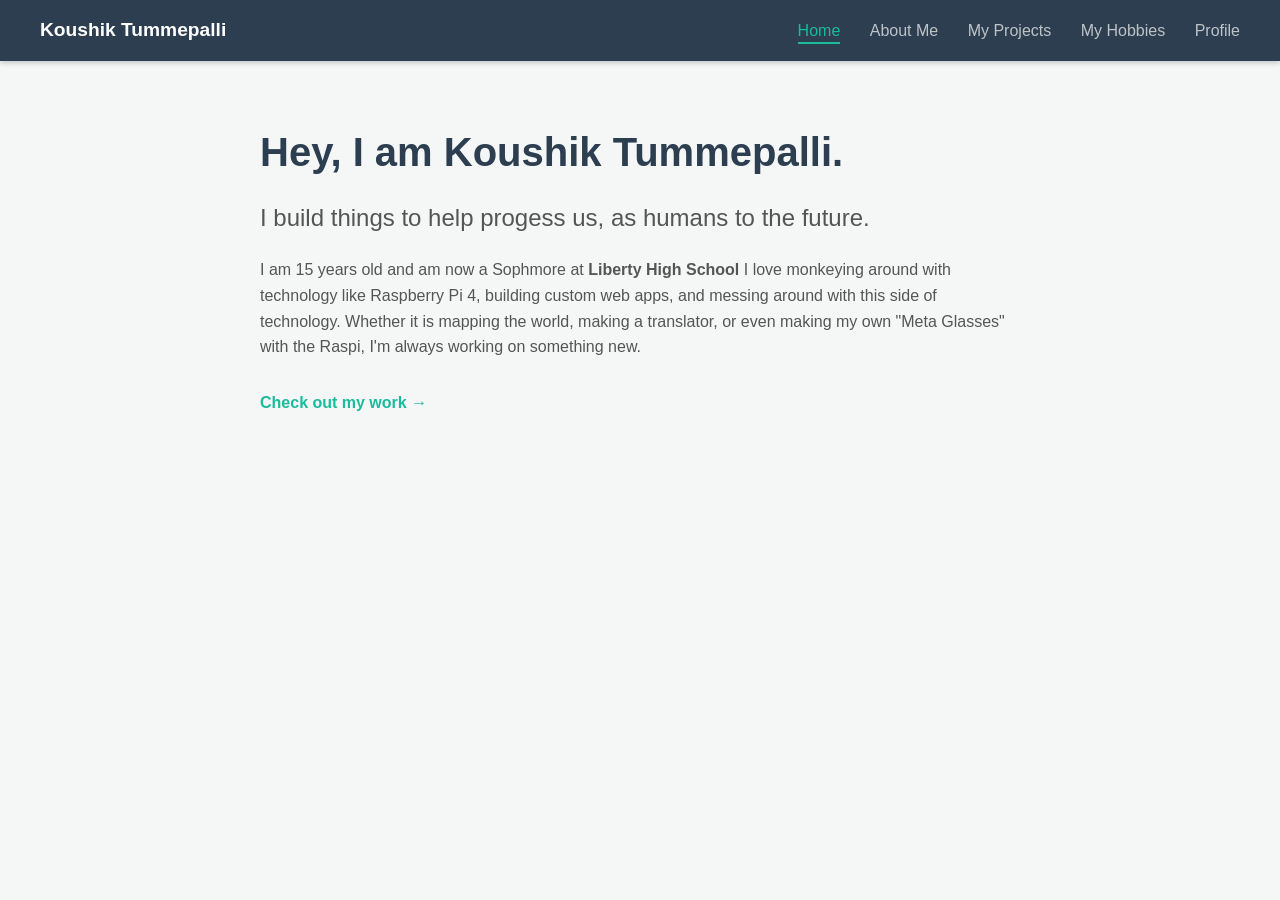
<file: index.html>
<html lang="en"
<head>
    <meta charset="UTF-8">
    <meta name="viewpoint" content=""width-device-width, initial-scale="1.0">
    <title>Koushik's Portfolio</title>
    <link rel="stylesheet" href="style.css">
</head>
<body>
    <header class="top-sidebar">
        <div class="brand">Koushik Tummepalli</div>
        <nav>
            <a href="index.html" class="active">Home</a>
            <a href="about.html">About Me</a>
            <a href="projects.html">My Projects</a>
            <a href="hobbies.html">My Hobbies</a>
            <a href="profile.html">Profile</a>
        </nav>
    </header>

    <main class="content">
        <h1>Hey, I am Koushik Tummepalli.</h1>
        <h2>I build things to help progess us, as humans to the future.</h2>
        <p>
            I am 15 years old and am now a Sophmore at <strong>Liberty High School</strong>
            I love monkeying around with technology like Raspberry Pi 4, building custom web apps, and messing around with this side of technology.
            Whether it is mapping the world, making a translator, or even making my own "Meta Glasses" with the Raspi, I'm always working on something new.
        </p>
        <a href="projects.html" class="link-arrow">Check out my work &rarr;</a>
    </main>

</body>
</html>
</file>
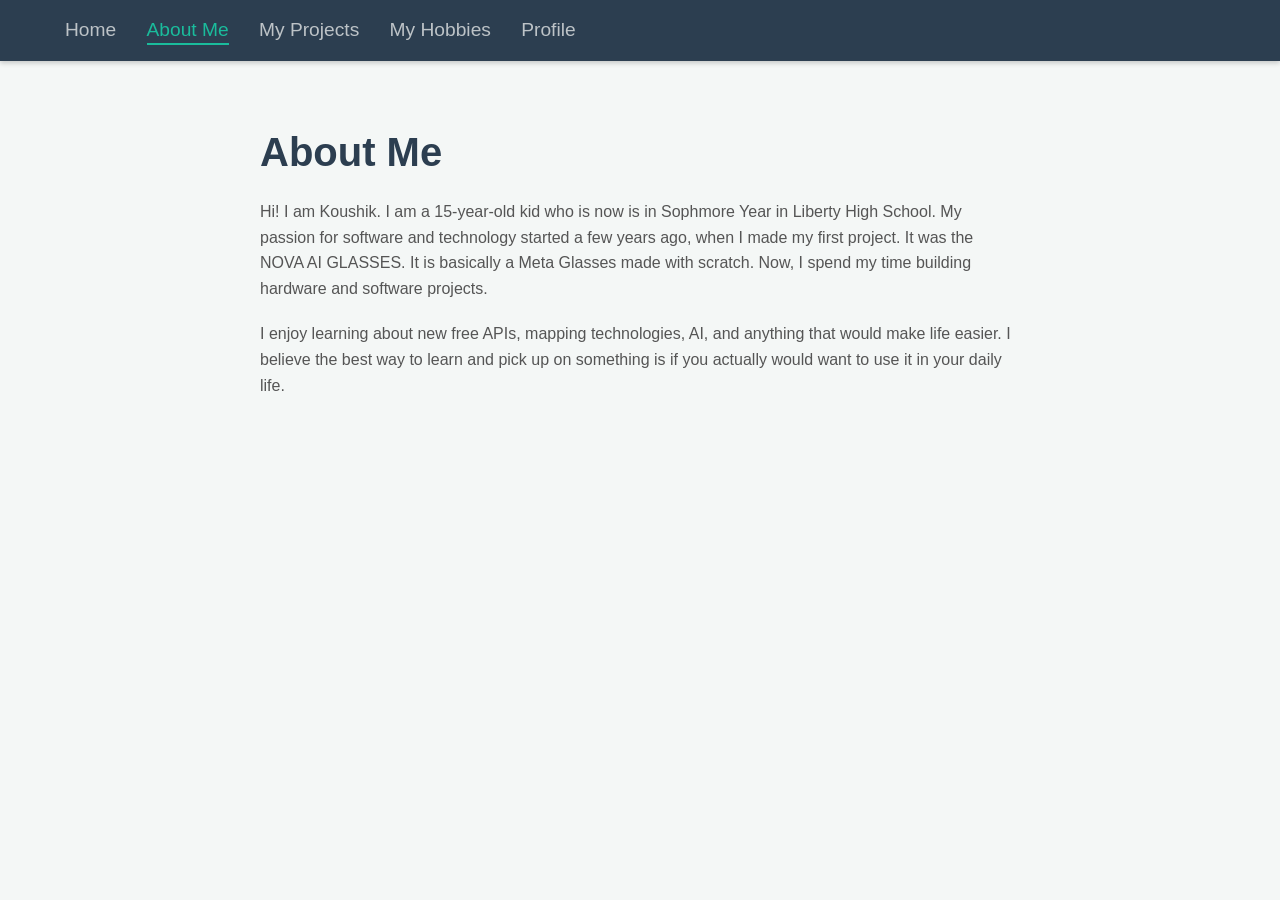
<file: about.html>
<html lang="en">
    <head>
        <meta charset="UTF-8">
        <meta name="viewport" content="width=device-width, initial-scale=1.0">
        <title>About Koushik</title>
        <link rel="stylesheet" href="style.css"
    </head>
    <body>

        <header class="top-sidebar">
            <div class="brand"Koushik T.</div>
            <nav>
                <a href="index.html">Home</a>
                <a href="about.html" class="active">About Me</a>
                <a href="projects.html">My Projects</a>
                <a href="hobbies.html">My Hobbies</a>
                <a href="profile.html">Profile</a>
            </nav>
        </header>

        <main class="content">
            <h1>About Me</h1>
            <p>
                Hi! I am Koushik. I am a 15-year-old kid who is now is in Sophmore Year in Liberty High School. My passion for software and technology started a few years ago, when I made my first project. It was the NOVA AI GLASSES. It is basically a Meta Glasses made with scratch. Now, I spend my time building hardware and software projects.
            </p>
            <p>
                I enjoy learning about new free APIs, mapping technologies, AI, and anything that would make life easier. I believe the best way to learn and pick up on something is if you actually would want to use it in your daily life.
            </p>
        </main>
        
    </body>
</html>
</file>
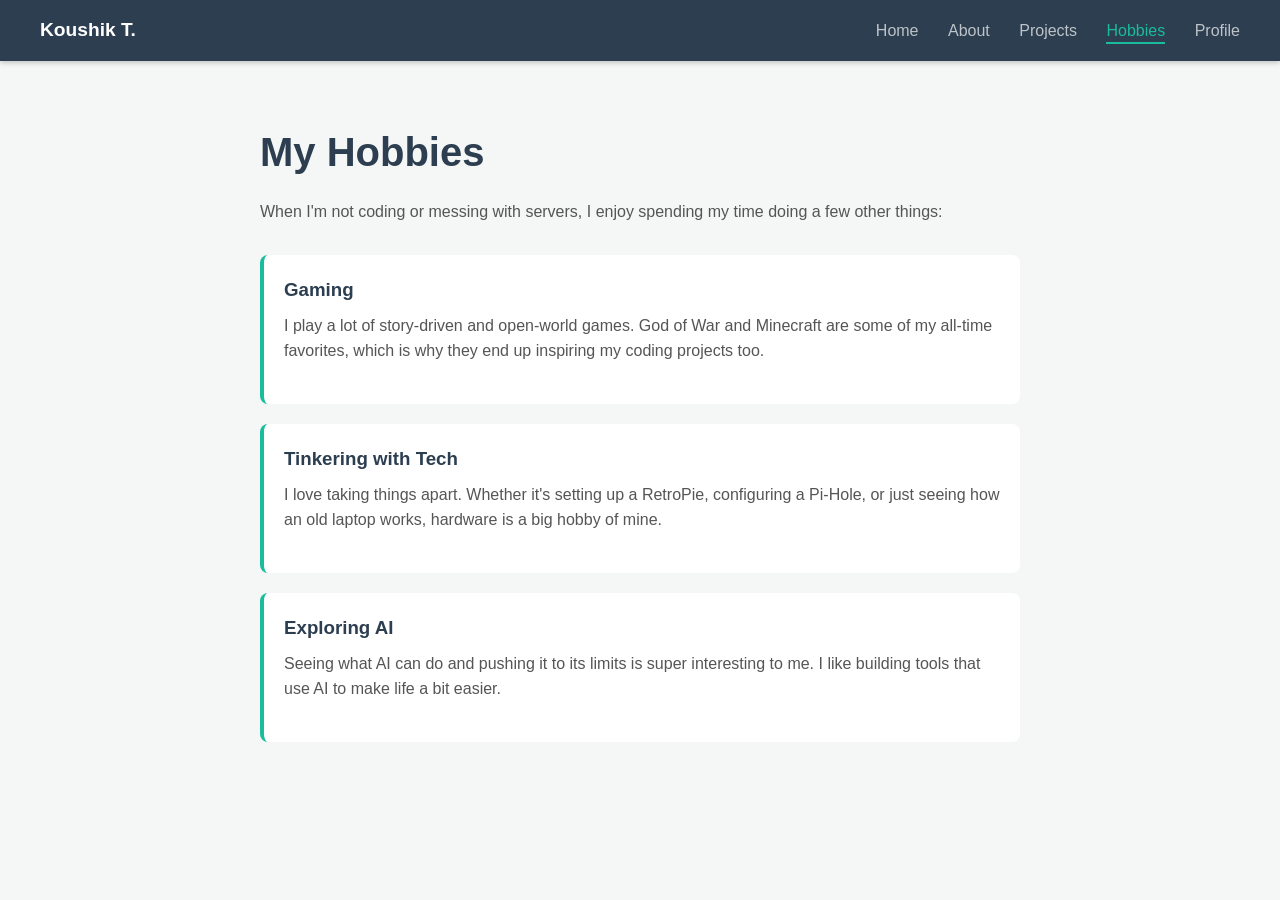
<file: hobbies.html>
<!DOCTYPE html>
<html lang="en">
<head>
    <meta charset="UTF-8">
    <meta name="viewport" content="width=device-width, initial-scale=1.0">
    <title>Koushik Tummepalli | Hobbies</title>
    <link rel="stylesheet" href="style.css">
</head>
<body>

    <header class="top-sidebar">
        <div class="brand">Koushik T.</div>
        <nav>
            <a href="index.html">Home</a>
            <a href="about.html">About</a>
            <a href="projects.html">Projects</a>
            <a href="hobbies.html" class="active">Hobbies</a>
            <a href="profile.html">Profile</a>
        </nav>
    </header>


    <main class="content">
        <h1>My Hobbies</h1>
        <p>When I'm not coding or messing with servers, I enjoy spending my time doing a few other things:</p>
        
        <div class="hobbies-list">
            <div class="hobby-item">
                <h3>Gaming</h3>
                <p>I play a lot of story-driven and open-world games. God of War and Minecraft are some of my all-time favorites, which is why they end up inspiring my coding projects too.</p>
            </div>
            <div class="hobby-item">
                <h3>Tinkering with Tech</h3>
                <p>I love taking things apart. Whether it's setting up a RetroPie, configuring a Pi-Hole, or just seeing how an old laptop works, hardware is a big hobby of mine.</p>
            </div>
            <div class="hobby-item">
                <h3>Exploring AI</h3>
                <p>Seeing what AI can do and pushing it to its limits is super interesting to me. I like building tools that use AI to make life a bit easier.</p>
            </div>
        </div>
    </main>
</body>
</html>
</file>
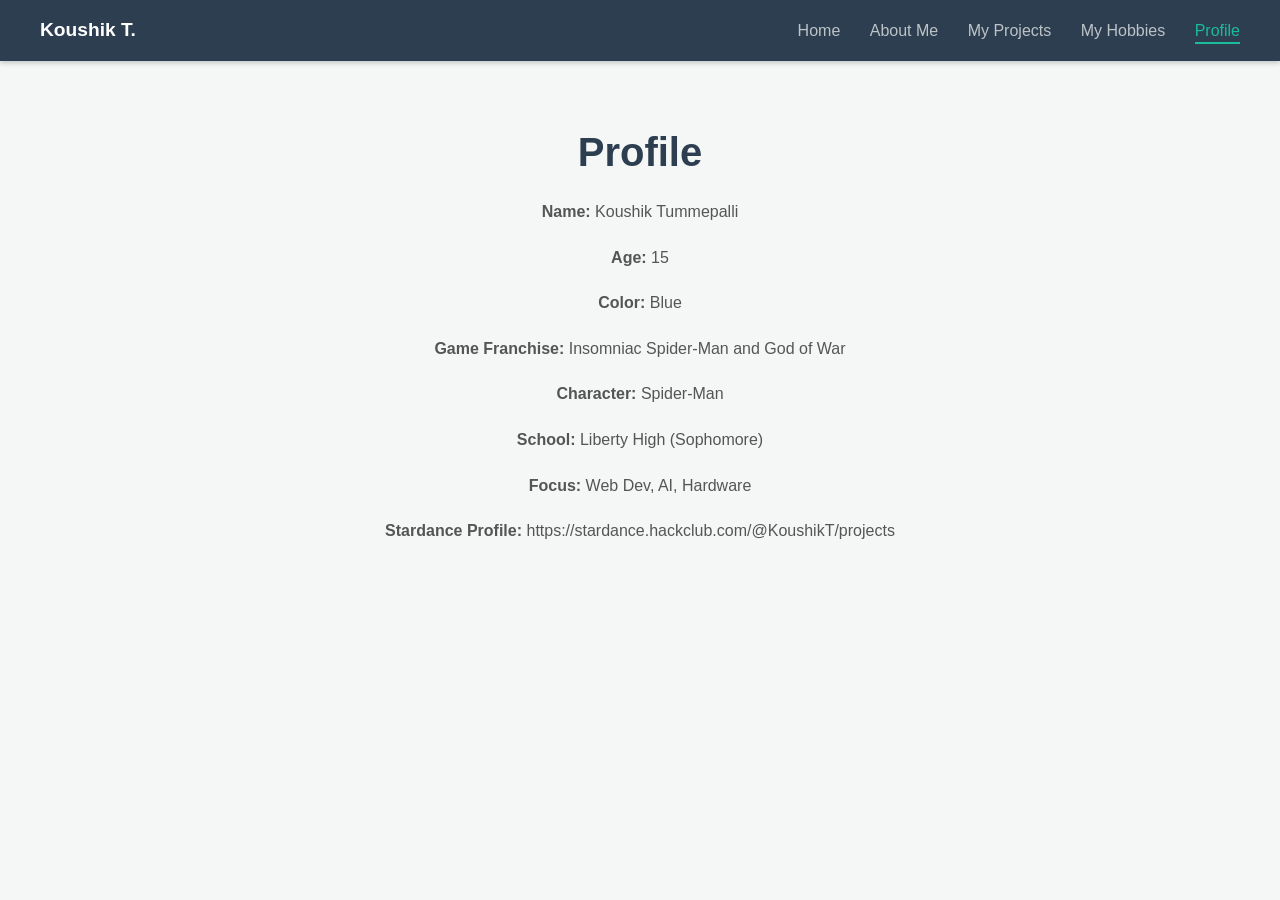
<file: profile.html>
<html lang ="en">
<head>
    <meta charset="UTF-8">
    <meta name="viewport" content="width=device-width, initial-scale=1.0">
    <title>Koushik's Profile</title>
    <link rel="stylesheet", href="style.css"
</head>
<body>
    <header class="top-sidebar">
        <div class="brand">Koushik T.</div>
        <nav>
            <a href="index.html">Home</a>
            <a href="about.html">About Me</a>
            <a href="projects.html">My Projects</a>
            <a href="hobbies.html">My Hobbies</a>
            <a href="profile.html" class="active">Profile</a>
        </nav>
    </header>

    <main class="content profile-page">
        <h1>Profile</h1>
        <div class="profile">
            <div class="profile_info">
                <p><strong>Name:</strong> Koushik Tummepalli</p>
                <p><strong>Age:</strong> 15</p>
                <p><strong>Color:</strong> Blue</p>
                <p><strong>Game Franchise:</strong> Insomniac Spider-Man and God of War</p>
                <p><strong>Character:</strong> Spider-Man</p>
                <p><strong>School:</strong> Liberty High (Sophomore)</p>
                <p><strong>Focus:</strong> Web Dev, AI, Hardware</p>
                <p><strong>Stardance Profile:</strong> https://stardance.hackclub.com/@KoushikT/projects</p>

            </div>
        </div>
    </main>
</body>
</html>
</file>
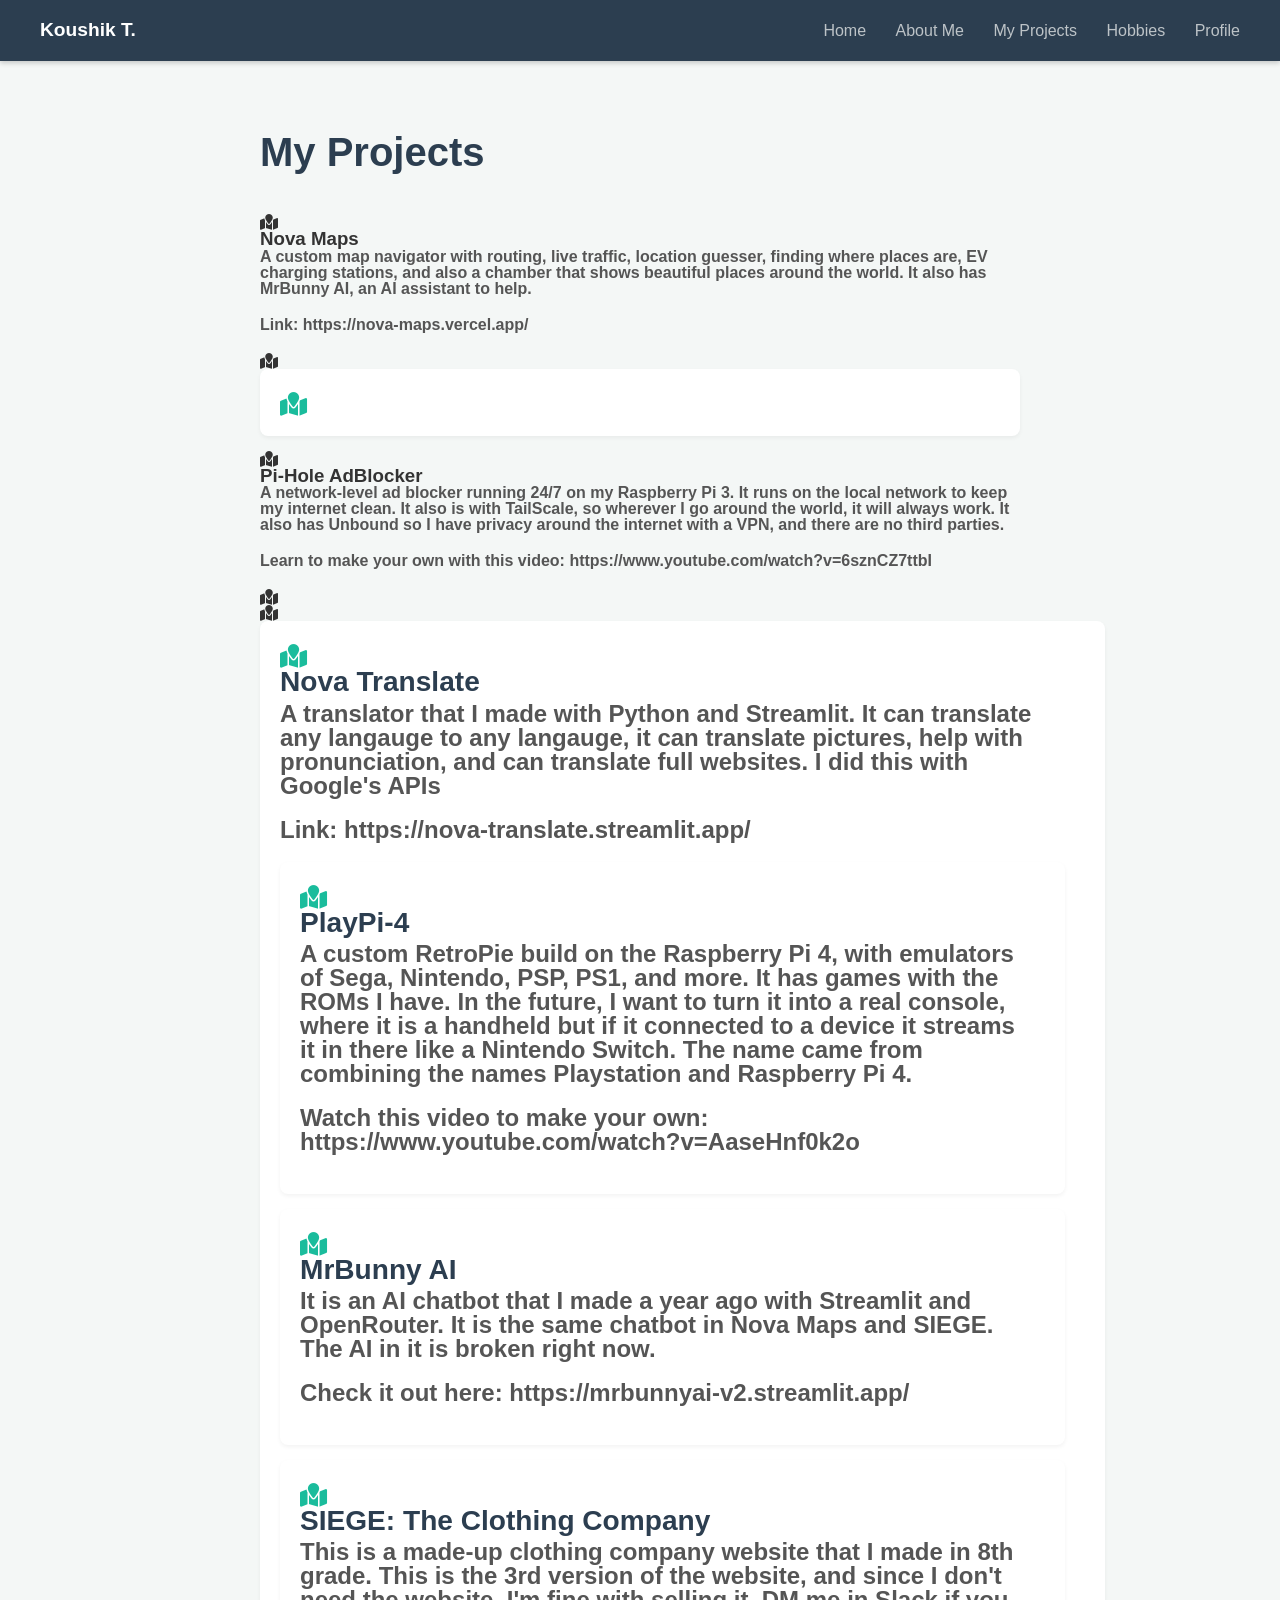
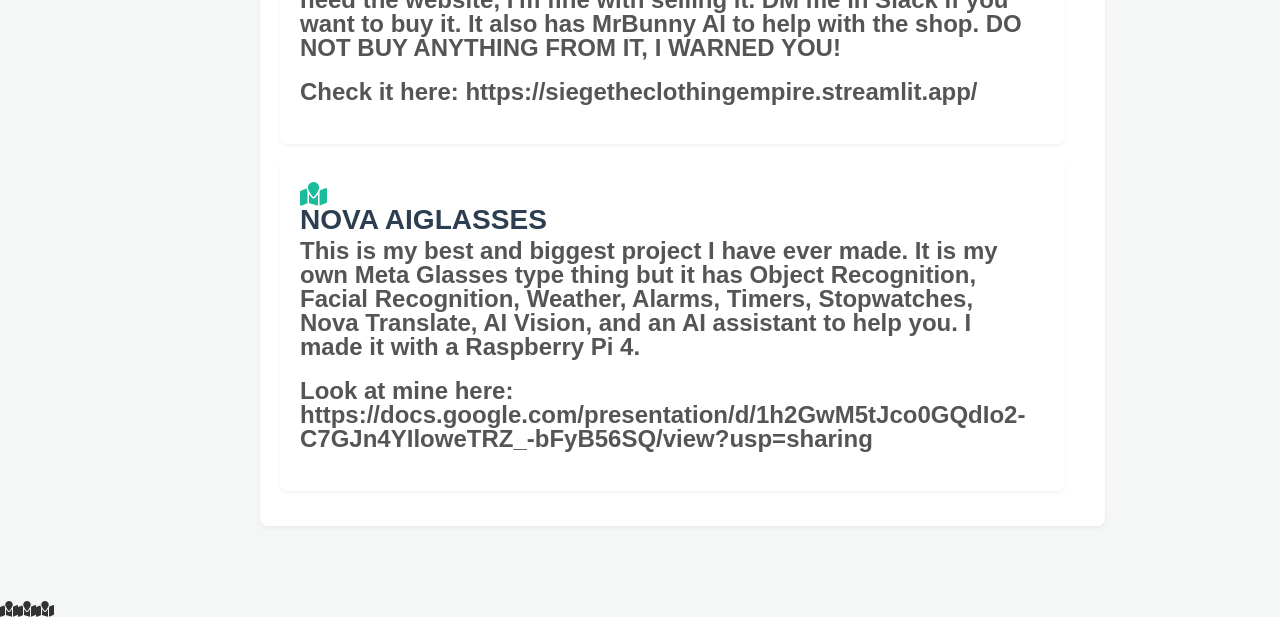
<file: projects.html>
<html lang="en">
<head>
    <meta charset="UTF-8">
    <meta name="viewport" content="width=device-width, initial-scale=1.0">
    <title>Koushik's Projects</title>
    <link rel="stylesheet", href="style.css">
    <link rel="stylesheet" href="https://cdjns.cloudflare.com/ajax/libs/font-awesome/6.4.0/css/all.min.css">
</head>
<body>
    <header class="top-sidebar">
        <div class="brand">Koushik T.</div>
        <nav>
            <a href="index.html">Home</a>
            <a href="about.html">About Me</a>
            <a href="projects.html">My Projects</a>
            <a href="hobbies.html">Hobbies</a>
            <a href="profile.html">Profile</a>
        </nav>
    </header>
    <main class="content">
        <h1>My Projects</h1>
        <div class="project-list">
            <div class="project item">
                <i class="fas fa-map-marked alt"<i>
                <div>
                    <h3>Nova Maps</h3>
                    <p>A custom map navigator with routing, live traffic, location guesser, finding where places are, EV charging stations, and also a chamber that shows beautiful places around the world. It also has MrBunny AI, an AI assistant to help.</p>
                    <p>Link: https://nova-maps.vercel.app/</p>
                </div>
            </div>
            <div class="project-item">
                <i class="fas fa-sheild-alt"</i>
            </div>
            <h3>Pi-Hole AdBlocker</h3>
            <p>A network-level ad blocker running 24/7 on my Raspberry Pi 3. It runs on the local network to keep my internet clean. It also is with TailScale, so wherever I go around the world, it will always work. It also has Unbound so I have privacy around the internet with a VPN, and there are no third parties.</p>
            <p>Learn to make your own with this video: https://www.youtube.com/watch?v=6sznCZ7ttbI</p>
        </div>
        <div class="project-item">
            <i class="fas fa-sheild-alt"
        </div>
        <h3>Nova Translate</h3>
        <p>A translator that I made with Python and Streamlit. It can translate any langauge to any langauge, it can translate pictures, help with pronunciation, and can translate full websites. I did this with Google's APIs</p>
        <p>Link: https://nova-translate.streamlit.app/</p>

        <div class="project-item">
            <i class="fas fa-sheild-alt">
                <h3>PlayPi-4</h3>
                <p>A custom RetroPie build on the Raspberry Pi 4, with emulators of Sega, Nintendo, PSP, PS1, and more. It has games with the ROMs I have. In the future, I want to turn it into a real console, where it is a handheld but if it connected to a device it streams it in there like a Nintendo Switch. The name came from combining the names Playstation and Raspberry Pi 4.</p>
                <p>Watch this video to make your own: https://www.youtube.com/watch?v=AaseHnf0k2o</p>
            </i>
        </div>
        <div class="project-item">
            <i class="fas fa-sheild-alt">
                <h3>MrBunny AI</h3>
                <p>It is an AI chatbot that I made a year ago with Streamlit and OpenRouter. It is the same chatbot in Nova Maps and SIEGE. The AI in it is broken right now.</p>
                <p>Check it out here: https://mrbunnyai-v2.streamlit.app/</p>
            </i>
        </div>
        <div class="project-item">
            <i class="fas fa-sheild-alt">
                <h3>SIEGE: The Clothing Company</h3>
                <p>This is a made-up clothing company website that I made in 8th grade. This is the 3rd version of the website, and since I don't need the website, I'm fine with selling it. DM me in Slack if you want to buy it. It also has MrBunny AI to help with the shop. DO NOT BUY ANYTHING FROM IT, I WARNED YOU!</p>
                <p>Check it here: https://siegetheclothingempire.streamlit.app/</p>
            </i>
        </div>
        <div class="project-item">
            <i class="fas fa-sheild-alt">
                <h3>NOVA AIGLASSES</h3>
                <p>This is my best and biggest project I have ever made. It is my own Meta Glasses type thing but it has Object Recognition, Facial Recognition, Weather, Alarms, Timers, Stopwatches, Nova Translate, AI Vision, and an AI assistant to help you. I made it with a Raspberry Pi 4.</p>
                <p>Look at mine here: https://docs.google.com/presentation/d/1h2GwM5tJco0GQdIo2-C7GJn4YIloweTRZ_-bFyB56SQ/view?usp=sharing</p>
            </i>
        </div>
    </main>
</body>
</html>
</file>
<file: style.css>
/* Basic Reset */
* {
    margin: 0;
    padding: 0;
    box-sizing: border-box;
    font-family: -apple-system, BlinkMacSystemFont, "Segoe UI", Roboto, Helvetica, Arial, sans-serif;
}

body {
    background-color: #f4f7f6;
    color: #333;
    line-height: 1.6;
}
.top-sidebar {
    background-color: #2c3e50;
    padding: 15px 40px;
    display: flex;
    justify-content: space-between;
    align-items: center;
    box-shadow: 0 2px 5px rgba(0,0,0,0.2);
    position: fixed;
    width: 100%;
    top: 0;
    z-index: 1000;
}

.brand {
    color: #fff;
    font-weight: bold;
    font-size: 1.2rem;
}

.top-sidebar nav a {
    color: #bdc3c7;
    text-decoration: none;
    margin-left: 25px;
    font-weight: 500;
    transition: color 0.3s;
    border-bottom: 2px solid transparent;
    padding-bottom: 3px;
}
.top-sidebar nav a:hover {
    color: #fff;
}

.top-sidebar nav a.active {
    color: #1abc9c;
    border-bottom: 2px solid #1abc9c;
}
.content {
    max-width: 800px;
    margin: 120px auto 60px;
    padding: 0 20px;
}

.content h1 {
    font-size: 2.5rem;
    color: #2c3e50;
    margin-bottom: 15px;
}

.content h2 {
    font-size: 1.5rem;
    color: #555;
    font-weight: 400;
    margin-bottom: 20px;
}

.content p {
    margin-bottom: 20px;
    color: #555;
}

.link-arrow {
    color: #1abc9c;
    font-weight: bold;
    text-decoration: none;
    display: inline-block;
    margin-top: 10px;
    transition: color 0.3s;
}

.link-arrow:hover {
    color: #16a085;
}

/* Projects List */
.project-list {
    margin-top: 30px;
}

.project-item {
    display: flex;
    align-items: flex-start;
    background: #fff;
    padding: 20px;
    border-radius: 8px;
    margin-bottom: 15px;
    box-shadow: 0 2px 4px rgba(0,0,0,0.05);
}

.project-item i {
    font-size: 1.5rem;
    color: #1abc9c;
    margin-right: 20px;
    margin-top: 3px;
}

.project-item h3 {
    margin-bottom: 5px;
    color: #2c3e50;
}

/* Hobbies List */
.hobbies-list {
    margin-top: 30px;
}

.hobby-item {
    background: #fff;
    padding: 20px;
    border-radius: 8px;
    margin-bottom: 20px;
    border-left: 4px solid #1abc9c;
}

.hobby-item h3 {
    color: #2c3e50;
    margin-bottom: 8px;
}

.profile-page {
    text-align: center;
}

.profile-card {
    display: inline-block;
    background: #fff;
    padding: 40px;
    border-radius: 10px;
    box-shadow: 0 5px 15px rgba(0,0,0,0.1);
    margin-top: 20px;
    text-align: left;
}

.profile-info p {
    font-size: 1.1rem;
    margin-bottom: 10px;
}

@media (max-width: 768px) {
    .top-sidebar {
        padding: 10px 20px;
        flex-direction: column;
    }
    .top-sidebar nav {
        margin-top: 10px;
        display: flex;
        flex-wrap: wrap;
        justify-content: center;
    }
    .top-sidebar nav a {
        margin: 5px 10px;
    }
    .content {
        margin-top: 140px;
    }
}
</file>
